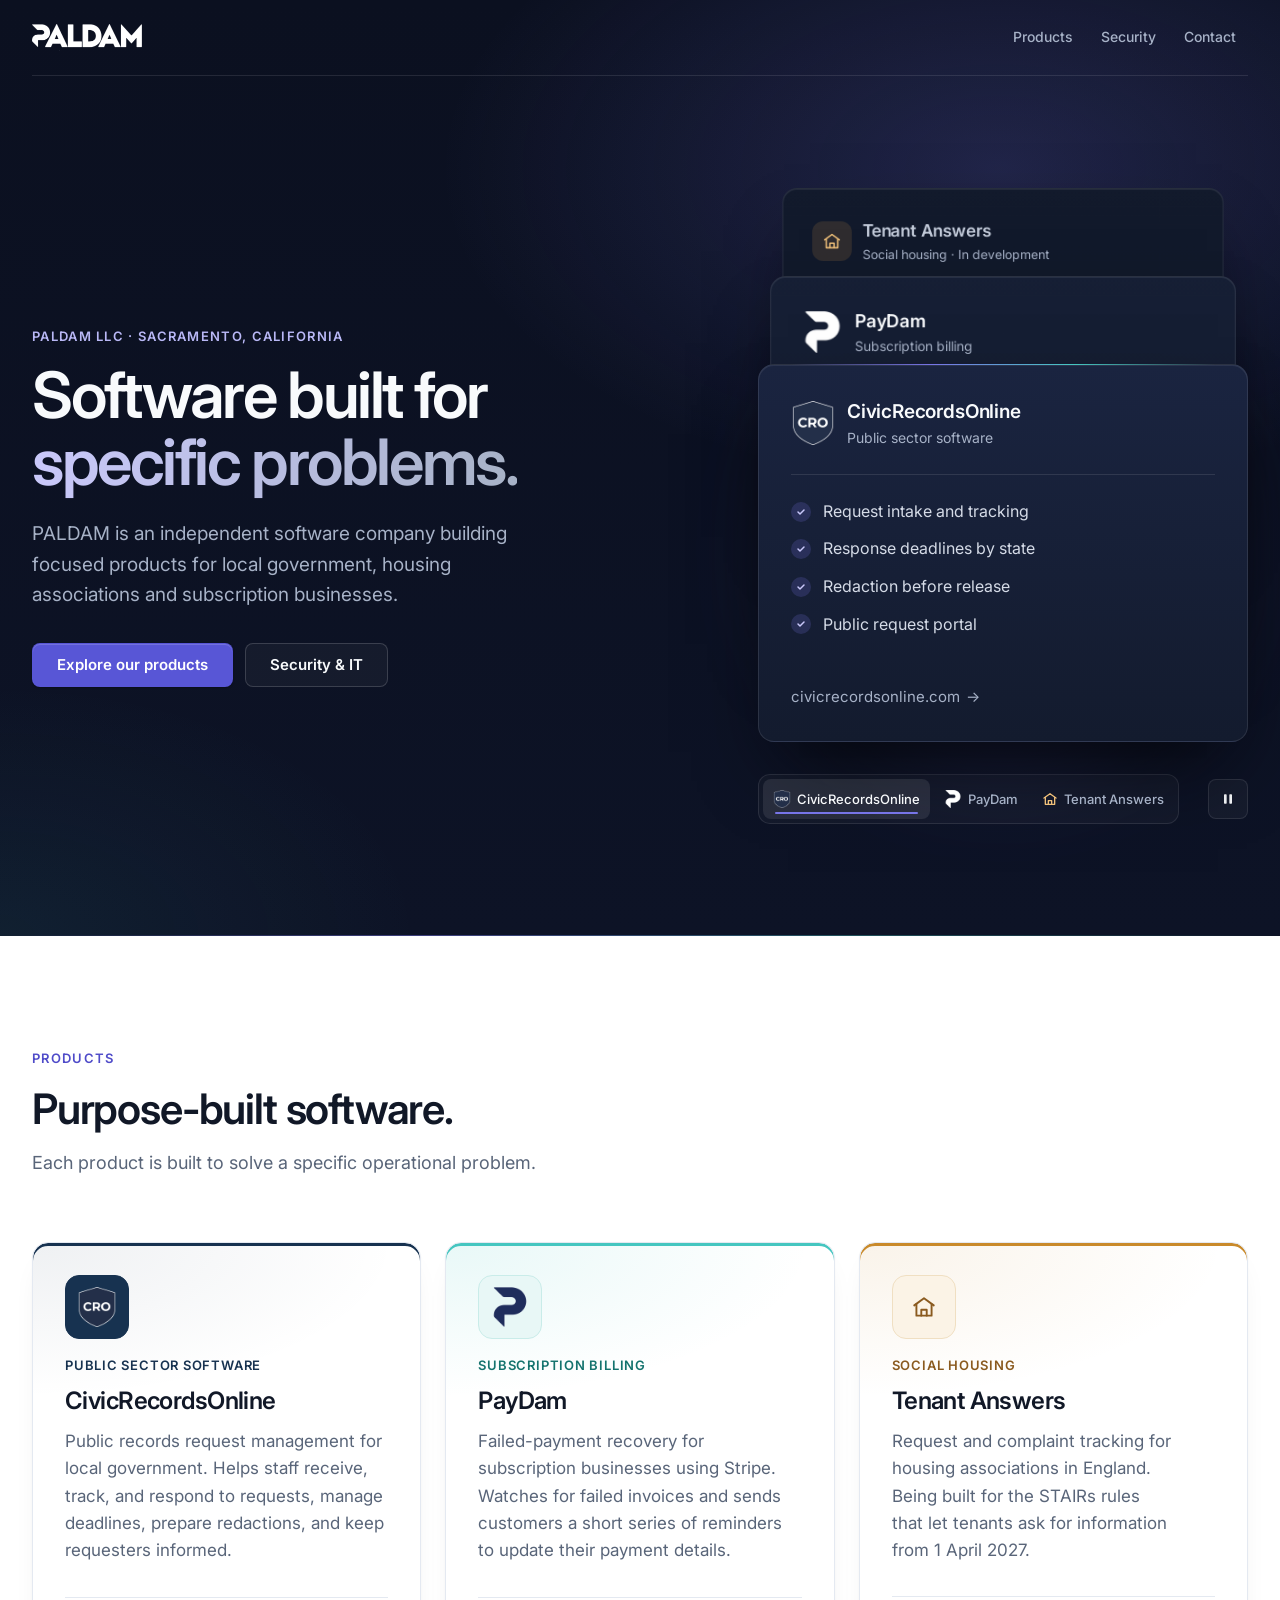
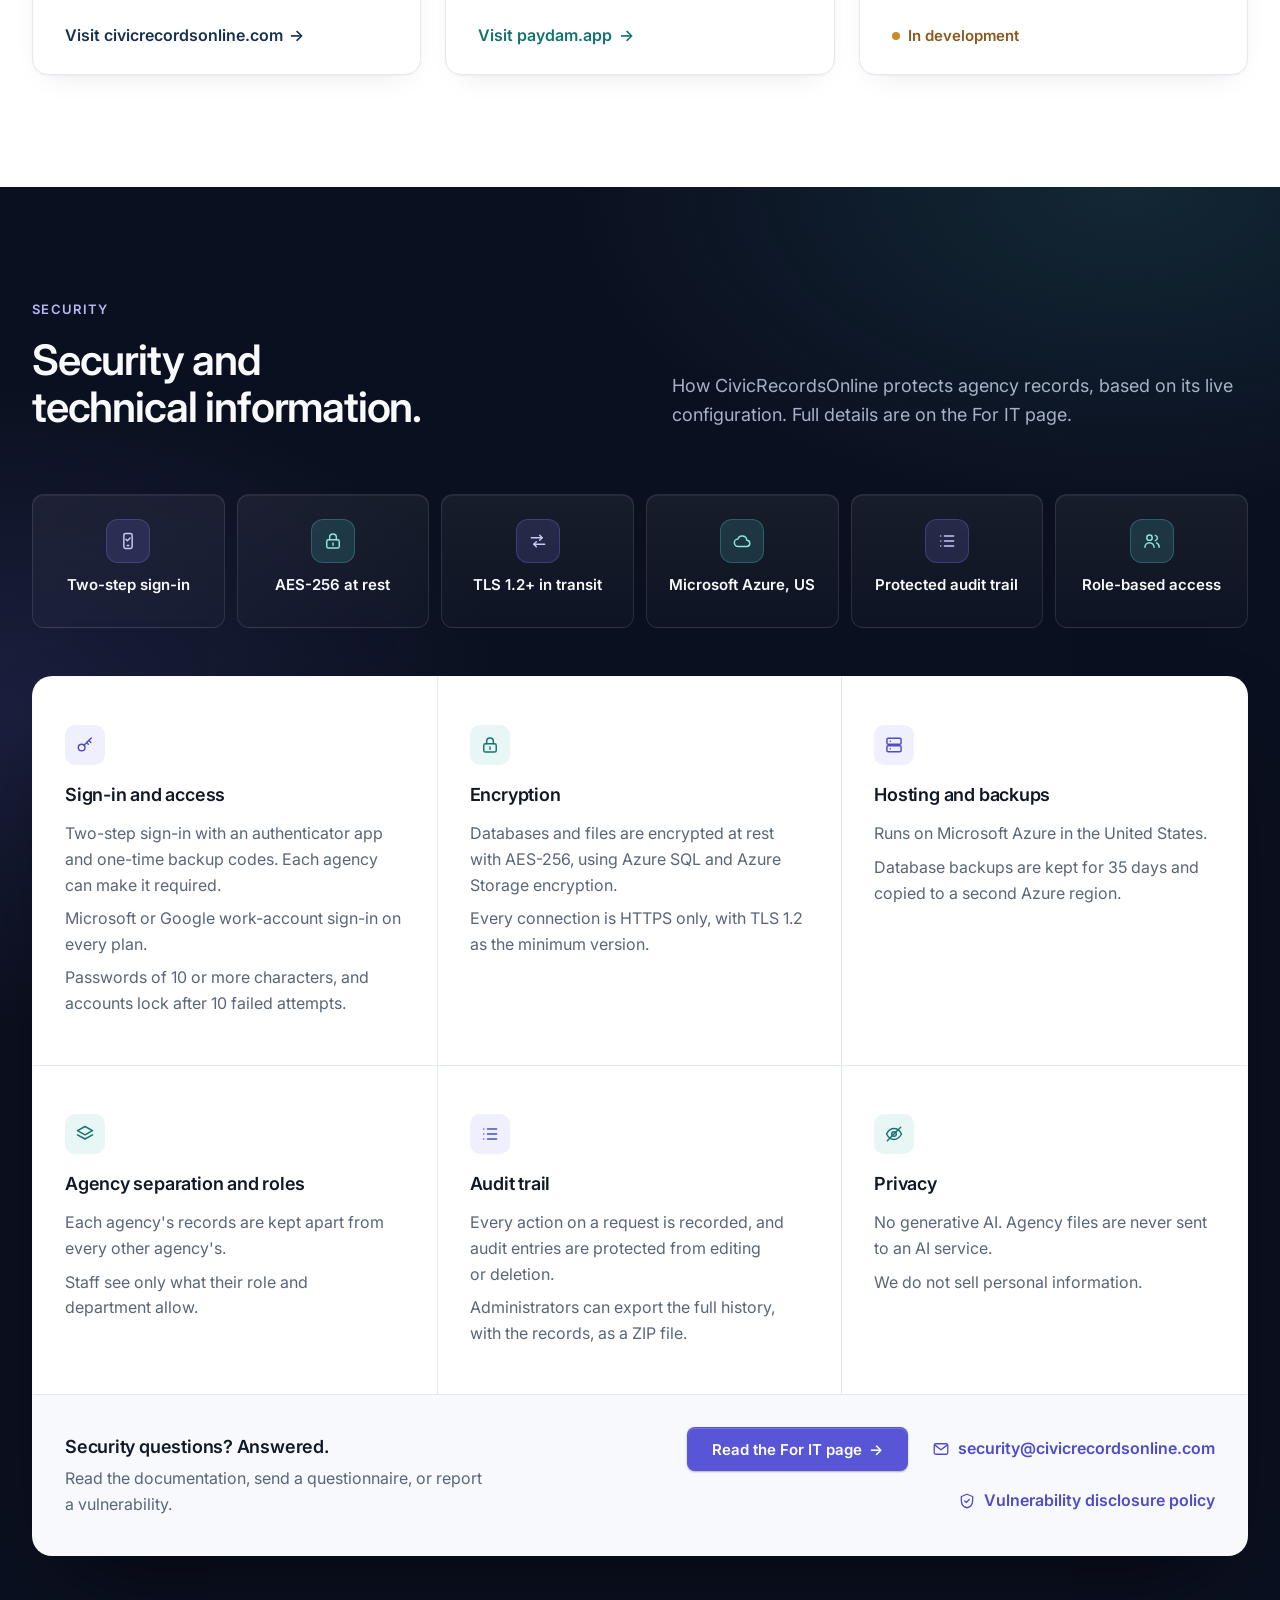
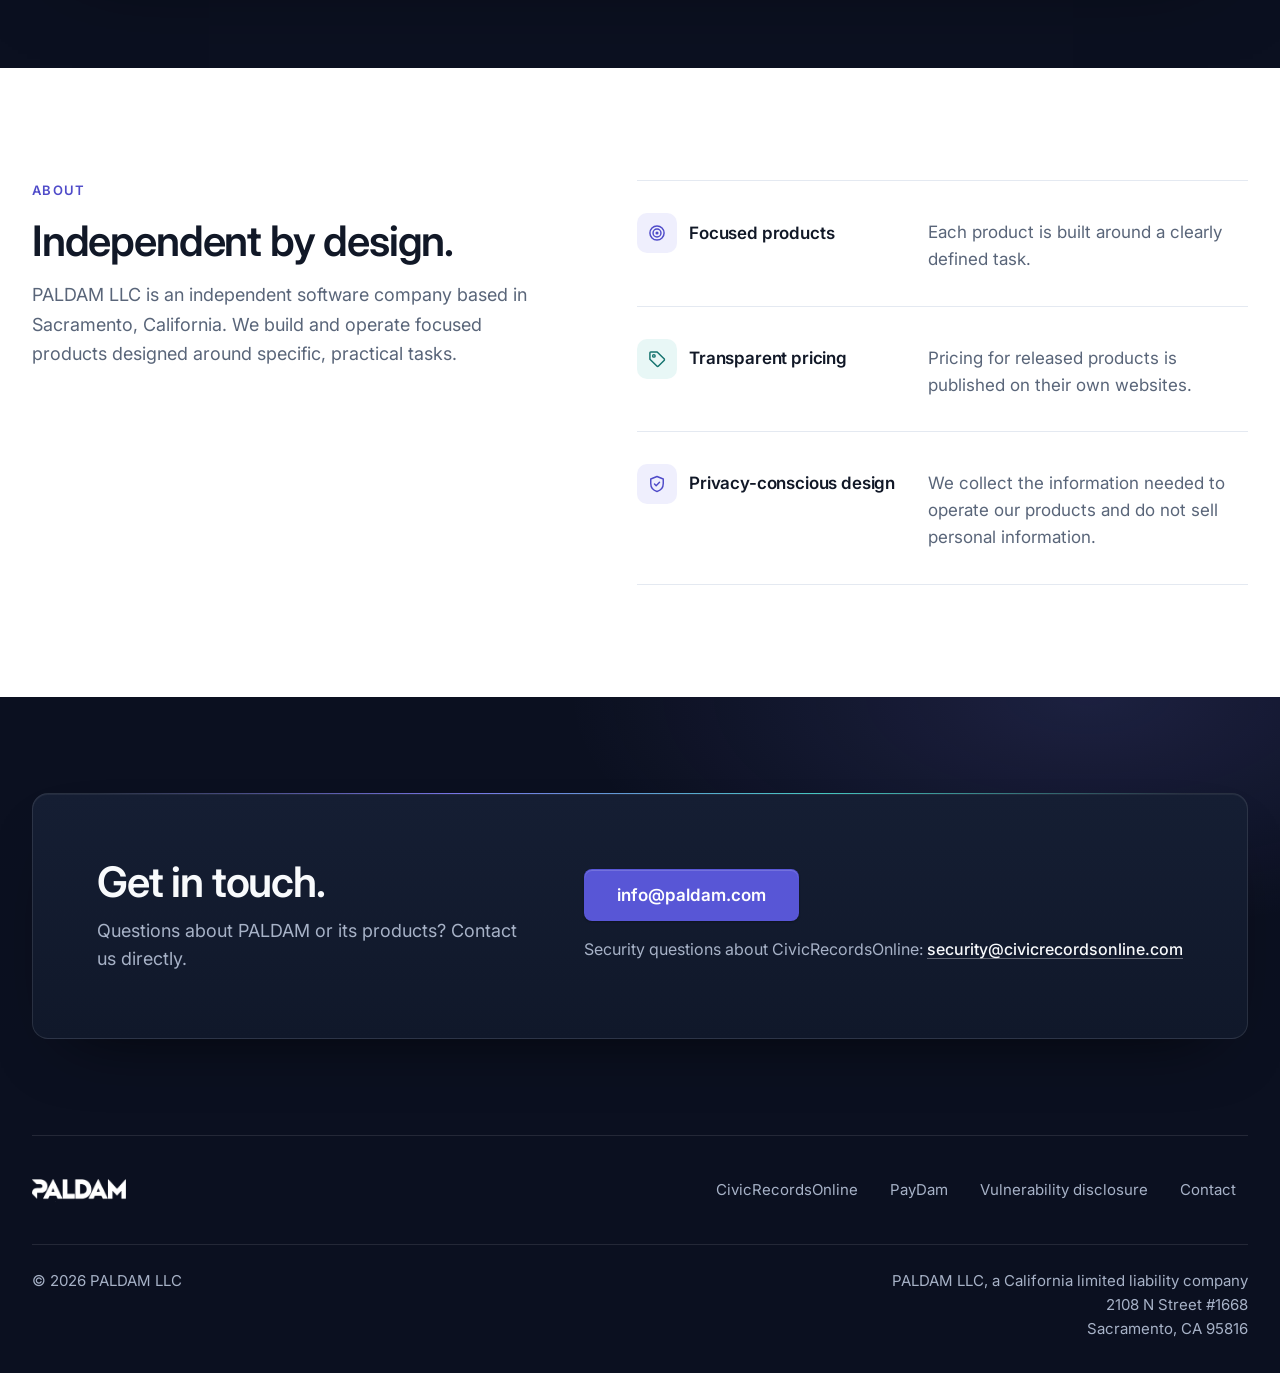
<file: index.html>
<!DOCTYPE html>
<html lang="en">
<head>
    <meta charset="UTF-8" />
    <meta name="viewport" content="width=device-width, initial-scale=1.0" />
    <title>PALDAM LLC — Focused software for local government and subscription businesses</title>
    <meta name="description" content="PALDAM LLC is an independent software company in Sacramento, California. It builds CivicRecordsOnline, public records request software for local government, and PayDam, failed-payment recovery for subscription businesses using Stripe. Tenant Answers, for housing associations in England, is in development." />
    <meta name="robots" content="index, follow" />
    <meta name="theme-color" content="#0b1020" />
    <link rel="canonical" href="https://paldam.com/" />

    <meta property="og:type" content="website" />
    <meta property="og:url" content="https://paldam.com/" />
    <meta property="og:title" content="PALDAM LLC — Focused software for local government and subscription businesses" />
    <meta property="og:description" content="PALDAM LLC is an independent software company in Sacramento, California. It builds CivicRecordsOnline, public records request software for local government, and PayDam, failed-payment recovery for subscription businesses using Stripe. Tenant Answers, for housing associations in England, is in development." />
    <meta property="og:site_name" content="PALDAM" />
    <meta property="og:locale" content="en_US" />

    <meta name="twitter:card" content="summary" />
    <meta name="twitter:title" content="PALDAM LLC — Focused software for local government and subscription businesses" />
    <meta name="twitter:description" content="PALDAM LLC is an independent software company in Sacramento, California. It builds CivicRecordsOnline, public records request software for local government, and PayDam, failed-payment recovery for subscription businesses using Stripe. Tenant Answers, for housing associations in England, is in development." />

    <script type="application/ld+json">
    {
        "@context": "https://schema.org",
        "@type": "Organization",
        "name": "PALDAM",
        "legalName": "PALDAM LLC",
        "url": "https://paldam.com",
        "email": "info@paldam.com",
        "description": "PALDAM LLC is an independent software company in Sacramento, California. It builds CivicRecordsOnline, public records request software for local government, and PayDam, failed-payment recovery for subscription businesses.",
        "foundingDate": "2026",
        "sameAs": []
    }
    </script>

    <script type="application/ld+json">
    {
        "@context": "https://schema.org",
        "@type": "WebSite",
        "name": "PALDAM",
        "url": "https://paldam.com"
    }
    </script>

    <script type="application/ld+json">
    {
        "@context": "https://schema.org",
        "@type": "SoftwareApplication",
        "name": "CivicRecordsOnline",
        "url": "https://www.civicrecordsonline.com",
        "applicationCategory": "BusinessApplication",
        "operatingSystem": "Web",
        "description": "Public records request management for local government. Helps staff receive, track and respond to requests, manage deadlines, prepare redactions and keep requesters informed.",
        "offers": {
            "@type": "Offer",
            "description": "Free trial for government agencies. Monthly subscription tiers from $99 to $499 per month, with redaction and the public portal included in every tier."
        }
    }
    </script>

    <script type="application/ld+json">
    {
        "@context": "https://schema.org",
        "@type": "SoftwareApplication",
        "name": "PayDam",
        "url": "https://paydam.app",
        "applicationCategory": "BusinessApplication",
        "operatingSystem": "Web",
        "description": "Failed-payment recovery for subscription businesses using Stripe. PayDam watches a connected Stripe account for failed invoices and emails customers a short series of reminders to update their payment details."
    }
    </script>

    <link rel="preconnect" href="https://fonts.googleapis.com" />
    <link rel="preconnect" href="https://fonts.gstatic.com" crossorigin />
    <link href="https://fonts.googleapis.com/css2?family=Inter:wght@400;500;600;700&display=swap" rel="stylesheet" />
    <link rel="stylesheet" href="/css/style.css?v=20261101c" />
    <link rel="icon" type="image/png" href="/favicon.png" />
    <script async src="https://www.googletagmanager.com/gtag/js?id=G-RNQLX96MKZ"></script>
    <script src="/js/analytics.js?v=20261101c"></script>
    <script src="/js/deck.js?v=20261101c" defer></script>
    <script src="/js/interact.js?v=20261101c" defer></script>
</head>
<body>

<a href="#main" class="skip-link">Skip to main content</a>

<header class="site-header">
    <div class="container header-inner">
        <a href="/" class="logo">
            <img src="/img/paldam-wordmark-white.png" alt="PALDAM" width="110" height="27" />
        </a>
        <nav aria-label="Main">
            <ul class="nav">
                <li><a href="#products">Products</a></li>
                <li><a href="#security">Security</a></li>
                <li><a href="#contact">Contact</a></li>
            </ul>
        </nav>
    </div>
</header>

<main id="main">
<section class="hero" aria-labelledby="hero-title">
    <div class="container hero-inner">
        <div class="hero-copy">
            <p class="eyebrow eyebrow-dark">PALDAM LLC · Sacramento, California</p>
            <h1 id="hero-title">Software built for <span class="hero-soft">specific problems.</span></h1>
            <p class="hero-lede">
                PALDAM is an independent software company building focused
                products for local government, housing associations and
                subscription businesses.
            </p>
            <div class="hero-actions">
                <a href="#products" class="btn btn-primary">Explore our products</a>
                <a href="#security" class="btn btn-ghost">Security &amp; IT</a>
            </div>
        </div>

        <section class="hero-visual carousel" aria-roledescription="carousel" aria-label="PALDAM products">
            <div class="deck" id="deck-slides" aria-live="off">
                <article class="panel" data-pos="0" data-brand="cro" role="group" aria-roledescription="slide" aria-label="1 of 3: CivicRecordsOnline">
                    <div class="panel-head">
                        <img src="/img/cro-mark.png" alt="" width="44" height="44" class="panel-mark" />
                        <div>
                            <p class="panel-name">CivicRecordsOnline</p>
                            <p class="panel-cat">Public sector software</p>
                        </div>
                    </div>
                    <div class="panel-body">
                        <ul class="panel-list">
                            <li>Request intake and tracking</li>
                            <li>Response deadlines by state</li>
                            <li>Redaction before release</li>
                            <li>Public request portal</li>
                        </ul>
                        <a href="https://www.civicrecordsonline.com" class="panel-foot">civicrecordsonline.com<span class="arrow" aria-hidden="true">&rarr;</span></a>
                    </div>
                </article>
                <article class="panel" data-pos="1" data-brand="paydam" role="group" aria-roledescription="slide" aria-label="2 of 3: PayDam" aria-hidden="true">
                    <div class="panel-head">
                        <img src="/img/paydam-mark-white.png" alt="" width="44" height="44" class="panel-mark" />
                        <div>
                            <p class="panel-name">PayDam</p>
                            <p class="panel-cat">Subscription billing</p>
                        </div>
                    </div>
                    <div class="panel-body">
                        <ul class="panel-list">
                            <li>Connects to your Stripe account</li>
                            <li>Spots failed invoices</li>
                            <li>Emails customers to update payment details</li>
                            <li>Works alongside Stripe's own retries</li>
                        </ul>
                        <a href="https://paydam.app" class="panel-foot" tabindex="-1">paydam.app<span class="arrow" aria-hidden="true">&rarr;</span></a>
                    </div>
                </article>
                <article class="panel" data-pos="2" data-brand="ta" role="group" aria-roledescription="slide" aria-label="3 of 3: Tenant Answers" aria-hidden="true">
                    <div class="panel-head">
                        <span class="panel-icon"><svg viewBox="0 0 24 24" width="22" height="22" fill="none" stroke="currentColor" stroke-width="1.75" stroke-linecap="round" stroke-linejoin="round"><path d="M3 10.5 12 4l9 6.5"/><path d="M5 9.5V20h14V9.5"/><path d="M9.5 20v-5.5h5V20"/></svg></span>
                        <div>
                            <p class="panel-name">Tenant Answers</p>
                            <p class="panel-cat">Social housing &middot; In development</p>
                        </div>
                    </div>
                    <div class="panel-body">
                        <ul class="panel-list panel-list-planned">
                            <li>STAIRs information requests</li>
                            <li>Complaint Handling Code deadlines</li>
                            <li>Subject access request deadlines</li>
                            <li>Working days counted with bank holidays</li>
                        </ul>
                        <p class="panel-foot panel-foot-status">Being built for 1&nbsp;April&nbsp;2027</p>
                    </div>
                </article>
            </div>
            <div class="deck-controls">
                <div class="deck-tabs" role="group" aria-label="Choose a product" aria-controls="deck-slides">
                    <button type="button" class="deck-tab" data-brand="cro" data-index="0" aria-pressed="true"><img src="/img/cro-mark.png" alt="" width="18" height="18" />CivicRecordsOnline</button>
                    <button type="button" class="deck-tab" data-brand="paydam" data-index="1" aria-pressed="false"><img src="/img/paydam-mark-white.png" alt="" width="18" height="18" />PayDam</button>
                    <button type="button" class="deck-tab" data-brand="ta" data-index="2" aria-pressed="false"><span class="deck-tab-icon" aria-hidden="true"><svg viewBox="0 0 24 24" width="16" height="16" fill="none" stroke="currentColor" stroke-width="2" stroke-linecap="round" stroke-linejoin="round"><path d="M3 10.5 12 4l9 6.5"/><path d="M5 9.5V20h14V9.5"/><path d="M9.5 20v-5.5h5V20"/></svg></span>Tenant Answers</button>
                </div>
                <button type="button" class="deck-pause" aria-label="Pause automatic rotation">
                    <svg class="icon-pause" viewBox="0 0 24 24" width="16" height="16" fill="currentColor" aria-hidden="true"><rect x="6" y="5" width="4" height="14" rx="1"/><rect x="14" y="5" width="4" height="14" rx="1"/></svg>
                    <svg class="icon-play" viewBox="0 0 24 24" width="16" height="16" fill="currentColor" aria-hidden="true"><path d="M8 5.5v13a1 1 0 0 0 1.5.86l10.5-6.5a1 1 0 0 0 0-1.72L9.5 4.64A1 1 0 0 0 8 5.5z"/></svg>
                </button>
            </div>
        </section>
    </div>
</section>

<section class="section section-white" id="products" aria-labelledby="products-title">
    <div class="container">
        <div class="section-head">
            <p class="eyebrow">Products</p>
            <h2 id="products-title">Purpose-built software.</h2>
            <p class="section-lede">Each product is built to solve a specific operational problem.</p>
        </div>

        <div class="products" data-reveal>
            <article class="product product-cro">
                <div class="product-top">
                    <span class="product-logo"><img src="/img/cro-mark.png" alt="" width="40" height="40" /></span>
                    <p class="product-cat">Public sector software</p>
                </div>
                <h3 class="product-name">CivicRecordsOnline</h3>
                <p class="product-text">
                    Public records request management for local government.
                    Helps staff receive, track, and respond to requests, manage
                    deadlines, prepare redactions, and keep requesters informed.
                </p>
                <div class="product-foot">
                    <a href="https://www.civicrecordsonline.com" class="product-link">Visit civicrecordsonline.com<span class="arrow" aria-hidden="true">&rarr;</span></a>
                </div>
            </article>

            <article class="product product-paydam">
                <div class="product-top">
                    <span class="product-logo"><img src="/img/paydam-mark.png" alt="" width="40" height="40" /></span>
                    <p class="product-cat">Subscription billing</p>
                </div>
                <h3 class="product-name">PayDam</h3>
                <p class="product-text">
                    Failed-payment recovery for subscription businesses using
                    Stripe. Watches for failed invoices and sends customers a
                    short series of reminders to update their payment details.
                </p>
                <div class="product-foot">
                    <a href="https://paydam.app" class="product-link">Visit paydam.app<span class="arrow" aria-hidden="true">&rarr;</span></a>
                </div>
            </article>

            <article class="product product-static product-ta">
                <div class="product-top">
                    <span class="product-logo product-logo-icon" aria-hidden="true">
                        <svg viewBox="0 0 24 24" width="26" height="26" fill="none" stroke="currentColor" stroke-width="1.75" stroke-linecap="round" stroke-linejoin="round"><path d="M3 10.5 12 4l9 6.5"/><path d="M5 9.5V20h14V9.5"/><path d="M9.5 20v-5.5h5V20"/></svg>
                    </span>
                    <p class="product-cat">Social housing</p>
                </div>
                <h3 class="product-name">Tenant Answers</h3>
                <p class="product-text">
                    Request and complaint tracking for housing associations in
                    England. Being built for the STAIRs rules that let tenants
                    ask for information from 1&nbsp;April&nbsp;2027.
                </p>
                <div class="product-foot">
                    <p class="product-status">In development</p>
                </div>
            </article>
        </div>
    </div>
</section>

<section class="section section-dark" id="security" aria-labelledby="security-title">
    <div class="container">
        <div class="section-head section-head-split">
            <div>
                <p class="eyebrow eyebrow-dark">Security</p>
                <h2 id="security-title">Security and technical information.</h2>
            </div>
            <p class="section-lede">
                How CivicRecordsOnline protects agency records, based on its
                live configuration. Full details are on the For IT page.
            </p>
        </div>

        <ul class="badges" aria-label="Security at a glance" data-reveal>
                <li><a class="badge" href="#sec-signin"><span class="badge-icon" aria-hidden="true"><svg viewBox="0 0 24 24" width="20" height="20" fill="none" stroke="currentColor" stroke-width="1.75" stroke-linecap="round" stroke-linejoin="round"><rect x="7" y="3" width="10" height="18" rx="2"/><path d="M11 17.5h2"/><path d="m9.5 10 1.8 1.8 3.2-3.3"/></svg></span>Two-step sign-in<span class="badge-go" aria-hidden="true"><svg viewBox="0 0 24 24" width="16" height="16" fill="none" stroke="currentColor" stroke-width="2" stroke-linecap="round" stroke-linejoin="round"><path d="M12 5v14"/><path d="m6 13 6 6 6-6"/></svg></span></a></li>
                <li><a class="badge" href="#sec-encryption"><span class="badge-icon" aria-hidden="true"><svg viewBox="0 0 24 24" width="20" height="20" fill="none" stroke="currentColor" stroke-width="1.75" stroke-linecap="round" stroke-linejoin="round"><rect x="4.5" y="10.5" width="15" height="10" rx="2"/><path d="M8 10.5V7.5a4 4 0 0 1 8 0v3"/><path d="M12 14.5v2.5"/></svg></span>AES-256 at rest<span class="badge-go" aria-hidden="true"><svg viewBox="0 0 24 24" width="16" height="16" fill="none" stroke="currentColor" stroke-width="2" stroke-linecap="round" stroke-linejoin="round"><path d="M12 5v14"/><path d="m6 13 6 6 6-6"/></svg></span></a></li>
                <li><a class="badge" href="#sec-encryption"><span class="badge-icon" aria-hidden="true"><svg viewBox="0 0 24 24" width="20" height="20" fill="none" stroke="currentColor" stroke-width="1.75" stroke-linecap="round" stroke-linejoin="round"><path d="M4 8h13"/><path d="m14 5 3 3-3 3"/><path d="M20 16H7"/><path d="m10 13-3 3 3 3"/></svg></span>TLS 1.2+ in transit<span class="badge-go" aria-hidden="true"><svg viewBox="0 0 24 24" width="16" height="16" fill="none" stroke="currentColor" stroke-width="2" stroke-linecap="round" stroke-linejoin="round"><path d="M12 5v14"/><path d="m6 13 6 6 6-6"/></svg></span></a></li>
                <li><a class="badge" href="#sec-hosting"><span class="badge-icon" aria-hidden="true"><svg viewBox="0 0 24 24" width="20" height="20" fill="none" stroke="currentColor" stroke-width="1.75" stroke-linecap="round" stroke-linejoin="round"><path d="M7.5 18.5a4.5 4.5 0 0 1-.4-9 5.5 5.5 0 0 1 10.6 1.5 3.75 3.75 0 0 1-.2 7.5z"/></svg></span>Microsoft Azure, US<span class="badge-go" aria-hidden="true"><svg viewBox="0 0 24 24" width="16" height="16" fill="none" stroke="currentColor" stroke-width="2" stroke-linecap="round" stroke-linejoin="round"><path d="M12 5v14"/><path d="m6 13 6 6 6-6"/></svg></span></a></li>
                <li><a class="badge" href="#sec-audit"><span class="badge-icon" aria-hidden="true"><svg viewBox="0 0 24 24" width="20" height="20" fill="none" stroke="currentColor" stroke-width="1.75" stroke-linecap="round" stroke-linejoin="round"><path d="M9 6h11"/><path d="M9 12h11"/><path d="M9 18h11"/><path d="M4.5 6h.01"/><path d="M4.5 12h.01"/><path d="M4.5 18h.01"/></svg></span>Protected audit trail<span class="badge-go" aria-hidden="true"><svg viewBox="0 0 24 24" width="16" height="16" fill="none" stroke="currentColor" stroke-width="2" stroke-linecap="round" stroke-linejoin="round"><path d="M12 5v14"/><path d="m6 13 6 6 6-6"/></svg></span></a></li>
                <li><a class="badge" href="#sec-roles"><span class="badge-icon" aria-hidden="true"><svg viewBox="0 0 24 24" width="20" height="20" fill="none" stroke="currentColor" stroke-width="1.75" stroke-linecap="round" stroke-linejoin="round"><circle cx="9" cy="8" r="3.25"/><path d="M3.5 19.5a5.5 5.5 0 0 1 11 0"/><path d="M16 5.2a3.25 3.25 0 0 1 0 6.3"/><path d="M17.5 14.2a5.5 5.5 0 0 1 3 5.3"/></svg></span>Role-based access<span class="badge-go" aria-hidden="true"><svg viewBox="0 0 24 24" width="16" height="16" fill="none" stroke="currentColor" stroke-width="2" stroke-linecap="round" stroke-linejoin="round"><path d="M12 5v14"/><path d="m6 13 6 6 6-6"/></svg></span></a></li>
        </ul>

        <div class="sec-card">
            <div class="sec-grid" data-reveal>
                <article class="sec-cell" id="sec-signin">
                    <span class="sec-cell-icon" aria-hidden="true"><svg viewBox="0 0 24 24" width="20" height="20" fill="none" stroke="currentColor" stroke-width="1.75" stroke-linecap="round" stroke-linejoin="round"><circle cx="8" cy="15" r="4"/><path d="m10.8 12.2 8.7-8.7"/><path d="m16.5 6.5 2.5 2.5"/><path d="m14 9 2 2"/></svg></span>
                    <h3 class="sec-cell-title">Sign-in and access</h3>
                    <p>Two-step sign-in with an authenticator app and one-time backup codes. Each agency can make it required.</p>
                    <p>Microsoft or Google work-account sign-in on every plan.</p>
                    <p>Passwords of 10 or more characters, and accounts lock after 10 failed attempts.</p>
                </article>
                <article class="sec-cell" id="sec-encryption">
                    <span class="sec-cell-icon" aria-hidden="true"><svg viewBox="0 0 24 24" width="20" height="20" fill="none" stroke="currentColor" stroke-width="1.75" stroke-linecap="round" stroke-linejoin="round"><rect x="4.5" y="10.5" width="15" height="10" rx="2"/><path d="M8 10.5V7.5a4 4 0 0 1 8 0v3"/><path d="M12 14.5v2.5"/></svg></span>
                    <h3 class="sec-cell-title">Encryption</h3>
                    <p>Databases and files are encrypted at rest with AES-256, using Azure SQL and Azure Storage encryption.</p>
                    <p>Every connection is HTTPS only, with TLS 1.2 as the minimum version.</p>
                </article>
                <article class="sec-cell" id="sec-hosting">
                    <span class="sec-cell-icon" aria-hidden="true"><svg viewBox="0 0 24 24" width="20" height="20" fill="none" stroke="currentColor" stroke-width="1.75" stroke-linecap="round" stroke-linejoin="round"><rect x="3.5" y="4" width="17" height="7" rx="1.5"/><rect x="3.5" y="13" width="17" height="7" rx="1.5"/><path d="M7.5 7.5h.01"/><path d="M7.5 16.5h.01"/></svg></span>
                    <h3 class="sec-cell-title">Hosting and backups</h3>
                    <p>Runs on Microsoft Azure in the United States.</p>
                    <p>Database backups are kept for 35 days and copied to a second Azure region.</p>
                </article>
                <article class="sec-cell" id="sec-roles">
                    <span class="sec-cell-icon" aria-hidden="true"><svg viewBox="0 0 24 24" width="20" height="20" fill="none" stroke="currentColor" stroke-width="1.75" stroke-linecap="round" stroke-linejoin="round"><path d="m12 3 9 5-9 5-9-5z"/><path d="m3 13 9 5 9-5"/></svg></span>
                    <h3 class="sec-cell-title">Agency separation and roles</h3>
                    <p>Each agency's records are kept apart from every other agency's.</p>
                    <p>Staff see only what their role and department allow.</p>
                </article>
                <article class="sec-cell" id="sec-audit">
                    <span class="sec-cell-icon" aria-hidden="true"><svg viewBox="0 0 24 24" width="20" height="20" fill="none" stroke="currentColor" stroke-width="1.75" stroke-linecap="round" stroke-linejoin="round"><path d="M9 6h11"/><path d="M9 12h11"/><path d="M9 18h11"/><path d="M4.5 6h.01"/><path d="M4.5 12h.01"/><path d="M4.5 18h.01"/></svg></span>
                    <h3 class="sec-cell-title">Audit trail</h3>
                    <p>Every action on a request is recorded, and audit entries are protected from editing or deletion.</p>
                    <p>Administrators can export the full history, with the records, as a ZIP file.</p>
                </article>
                <article class="sec-cell" id="sec-privacy">
                    <span class="sec-cell-icon" aria-hidden="true"><svg viewBox="0 0 24 24" width="20" height="20" fill="none" stroke="currentColor" stroke-width="1.75" stroke-linecap="round" stroke-linejoin="round"><path d="M3 12s3.5-6.5 9-6.5 9 6.5 9 6.5-3.5 6.5-9 6.5S3 12 3 12z"/><circle cx="12" cy="12" r="2.75"/><path d="M4 20 20 4"/></svg></span>
                    <h3 class="sec-cell-title">Privacy</h3>
                    <p>No generative AI. Agency files are never sent to an AI service.</p>
                    <p>We do not sell personal information.</p>
                </article>
            </div>
            <div class="sec-foot">
                <div class="sec-foot-copy">
                    <h3 class="sec-foot-title">Security questions? Answered.</h3>
                    <p>Read the documentation, send a questionnaire, or report a vulnerability.</p>
                </div>
                <div class="sec-foot-actions">
                    <a href="https://www.civicrecordsonline.com/for-it" class="btn btn-primary">Read the For IT page<span class="arrow" aria-hidden="true">&rarr;</span></a>
                    <a href="mailto:security@civicrecordsonline.com" class="sec-foot-link"><span class="sec-foot-link-icon" aria-hidden="true"><svg viewBox="0 0 24 24" width="18" height="18" fill="none" stroke="currentColor" stroke-width="1.75" stroke-linecap="round" stroke-linejoin="round"><rect x="3" y="5" width="18" height="14" rx="2"/><path d="m3.5 6.5 8.5 6.5 8.5-6.5"/></svg></span>security@civicrecordsonline.com</a>
                    <a href="https://www.civicrecordsonline.com/security" class="sec-foot-link"><span class="sec-foot-link-icon" aria-hidden="true"><svg viewBox="0 0 24 24" width="18" height="18" fill="none" stroke="currentColor" stroke-width="1.75" stroke-linecap="round" stroke-linejoin="round"><path d="M12 3 4.5 6v5.5c0 4.6 3.2 8.3 7.5 9.5 4.3-1.2 7.5-4.9 7.5-9.5V6z"/><path d="m9 12 2 2 4-4"/></svg></span>Vulnerability disclosure policy</a>
                </div>
            </div>
        </div>
    </div>
</section>

<section class="section section-white" id="about" aria-labelledby="about-title">
    <div class="container about">
        <div class="about-intro">
            <p class="eyebrow">About</p>
            <h2 id="about-title">Independent by design.</h2>
            <p class="section-lede">
                PALDAM LLC is an independent software company based in
                Sacramento, California. We build and operate focused products
                designed around specific, practical tasks.
            </p>
        </div>
        <dl class="principles" data-reveal>
            <div class="principle">
                <dt><span class="principle-icon" aria-hidden="true"><svg viewBox="0 0 24 24" width="20" height="20" fill="none" stroke="currentColor" stroke-width="1.75" stroke-linecap="round" stroke-linejoin="round"><circle cx="12" cy="12" r="8.5"/><circle cx="12" cy="12" r="4.75"/><circle cx="12" cy="12" r="1"/></svg></span><span>Focused products</span></dt>
                <dd>Each product is built around a clearly defined task.</dd>
            </div>
            <div class="principle">
                <dt><span class="principle-icon" aria-hidden="true"><svg viewBox="0 0 24 24" width="20" height="20" fill="none" stroke="currentColor" stroke-width="1.75" stroke-linecap="round" stroke-linejoin="round"><path d="M3.5 12.2V4.5a1 1 0 0 1 1-1h7.7l8.3 8.3a1.4 1.4 0 0 1 0 2l-6.7 6.7a1.4 1.4 0 0 1-2 0z"/><circle cx="8.25" cy="8.25" r="1.5"/></svg></span><span>Transparent pricing</span></dt>
                <dd>Pricing for released products is published on their own websites.</dd>
            </div>
            <div class="principle">
                <dt><span class="principle-icon" aria-hidden="true"><svg viewBox="0 0 24 24" width="20" height="20" fill="none" stroke="currentColor" stroke-width="1.75" stroke-linecap="round" stroke-linejoin="round"><path d="M12 3 4.5 6v5.5c0 4.6 3.2 8.3 7.5 9.5 4.3-1.2 7.5-4.9 7.5-9.5V6z"/><path d="m9 12 2 2 4-4"/></svg></span><span>Privacy-conscious design</span></dt>
                <dd>We collect the information needed to operate our products and do not sell personal information.</dd>
            </div>
        </dl>
    </div>
</section>

<section class="closing" id="contact" aria-labelledby="contact-title">
    <div class="container contact">
        <div class="contact-copy">
            <h2 id="contact-title">Get in touch.</h2>
            <p>Questions about PALDAM or its products? Contact us directly.</p>
        </div>
        <div class="contact-actions">
            <a href="mailto:info@paldam.com" class="btn btn-primary btn-lg">info@paldam.com</a>
            <p class="contact-note">
                Security questions about CivicRecordsOnline:
                <a href="mailto:security@civicrecordsonline.com">security@civicrecordsonline.com</a>
            </p>
        </div>
    </div>
</section>
</main>

<footer class="site-footer">
    <div class="container footer-top">
        <a href="/" class="logo logo-footer">
            <img src="/img/paldam-wordmark-white.png" alt="PALDAM" width="94" height="23" />
        </a>
        <nav aria-label="Footer">
            <ul class="footer-nav">
                <li><a href="https://www.civicrecordsonline.com">CivicRecordsOnline</a></li>
                <li><a href="https://paydam.app">PayDam</a></li>
                <li><a href="https://www.civicrecordsonline.com/security">Vulnerability disclosure</a></li>
                <li><a href="mailto:info@paldam.com">Contact</a></li>
            </ul>
        </nav>
    </div>
    <div class="container footer-bottom">
        <p>&copy; 2026 PALDAM LLC</p>
        <p class="footer-address">
            PALDAM LLC, a California limited liability company<br />
            2108 N Street #1668<br />
            Sacramento, CA 95816
        </p>
    </div>
</footer>

</body>
</html>
</file>
<file: css/style.css>
*, *::before, *::after { box-sizing: border-box; margin: 0; padding: 0; }

:root {
    --bg:            #0b1020;
    --surface:       #121a2b;
    --surface-hover: #182238;
    --white:         #ffffff;
    --light:         #f7f9fc;
    --text:          #111827;
    --text-light:    #f8fafc;
    --muted-light:   #a7b2c7;
    --muted:         #596579;
    --accent:        #7775e7;
    --accent-strong: #5856d6;
    --accent-ink:    #4f4bc9;
    --accent-tint:   #efeffd;
    --cyan:          #45c6c0;
    --cyan-ink:      #14736e;
    --cyan-tint:     #e8f7f6;
    --border-dark:   rgba(255, 255, 255, .10);
    --border-light:  #e4e9f1;

    --s-1: 4px;
    --s-2: 8px;
    --s-3: 12px;
    --s-4: 16px;
    --s-5: 24px;
    --s-6: 32px;
    --s-7: 48px;
    --s-8: 64px;
    --s-9: 96px;
    --s-10: 112px;

    --radius-sm: 8px;
    --radius:    12px;
    --radius-lg: 16px;
    --ease:      cubic-bezier(.2, .7, .2, 1);
    --fast:      180ms;
}

html {
    scroll-behavior: smooth;
    -webkit-text-size-adjust: 100%;
}

body {
    font-family: 'Inter', 'Segoe UI', system-ui, -apple-system, sans-serif;
    font-size: 1.0625rem;
    line-height: 1.6;
    color: var(--text);
    background: var(--white);
    -webkit-font-smoothing: antialiased;
    -moz-osx-font-smoothing: grayscale;
}

img, svg { display: block; }
a { color: inherit; }

h1, h2, h3 { text-wrap: balance; }
p { text-wrap: pretty; }

.container {
    width: min(1240px, 100% - 2 * var(--s-6));
    margin-inline: auto;
}

.skip-link {
    position: absolute;
    left: -9999px;
    top: var(--s-3);
    z-index: 100;
    padding: var(--s-2) var(--s-4);
    border-radius: var(--radius-sm);
    background: var(--white);
    color: var(--text);
    font-weight: 600;
    text-decoration: none;
}
.skip-link:focus { left: var(--s-3); }

a:focus-visible {
    outline: 2px solid var(--accent-ink);
    outline-offset: 3px;
    border-radius: 4px;
}
.hero a:focus-visible,
.site-header a:focus-visible,
.closing a:focus-visible,
.site-footer a:focus-visible {
    outline-color: var(--accent);
}

.eyebrow {
    font-size: .8125rem;
    font-weight: 600;
    letter-spacing: .1em;
    text-transform: uppercase;
    color: var(--accent-ink);
    margin-bottom: var(--s-4);
}
.eyebrow-dark { color: #b9b8f6; }

h2 {
    font-size: clamp(2rem, 3.4vw, 2.625rem);
    font-weight: 600;
    line-height: 1.12;
    letter-spacing: -.028em;
    color: var(--text);
}

.btn {
    display: inline-flex;
    align-items: center;
    justify-content: center;
    min-height: 44px;
    padding: 0 var(--s-5);
    border-radius: var(--radius-sm);
    border: 1px solid transparent;
    font-size: .9375rem;
    font-weight: 600;
    line-height: 1;
    text-decoration: none;
    transition: background-color var(--fast) var(--ease), border-color var(--fast) var(--ease), color var(--fast) var(--ease);
}
.btn-primary {
    background: var(--accent-strong);
    color: var(--white);
    box-shadow: inset 0 1px 0 rgba(255, 255, 255, .16), 0 1px 2px rgba(0, 0, 0, .3);
}
.btn-primary:hover { background: #4b49c7; }
.btn-ghost {
    background: rgba(255, 255, 255, .04);
    border-color: rgba(255, 255, 255, .16);
    color: var(--text-light);
}
.btn-ghost:hover {
    background: rgba(255, 255, 255, .08);
    border-color: rgba(255, 255, 255, .28);
}
.btn-lg {
    min-height: 52px;
    padding: 0 var(--s-6);
    font-size: 1.0625rem;
}

.arrow {
    display: inline-block;
    margin-left: .4em;
    transition: transform var(--fast) var(--ease);
}

.site-header {
    position: absolute;
    inset: 0 0 auto;
    z-index: 10;
}
.header-inner {
    display: flex;
    align-items: center;
    justify-content: space-between;
    gap: var(--s-5);
    min-height: 76px;
    border-bottom: 1px solid var(--border-dark);
}
.logo {
    display: inline-flex;
    align-items: center;
    min-height: 44px;
}
.logo img { width: 110px; height: auto; }
.nav {
    display: flex;
    gap: var(--s-1);
    list-style: none;
}
.nav a {
    display: inline-flex;
    align-items: center;
    min-height: 40px;
    padding: 0 var(--s-3);
    border-radius: var(--radius-sm);
    font-size: .875rem;
    font-weight: 500;
    color: var(--muted-light);
    text-decoration: none;
    transition: color var(--fast) var(--ease), background-color var(--fast) var(--ease);
}
.nav a:hover {
    color: var(--text-light);
    background: rgba(255, 255, 255, .06);
}

.hero {
    position: relative;
    overflow: hidden;
    background:
        radial-gradient(900px 520px at 78% 18%, rgba(119, 117, 231, .20), transparent 62%),
        radial-gradient(700px 420px at 0% 100%, rgba(69, 198, 192, .07), transparent 60%),
        linear-gradient(180deg, #0b1020 0%, #0d1326 100%);
    color: var(--text-light);
}
.hero::after {
    content: '';
    position: absolute;
    inset: auto 0 0;
    height: 1px;
    background: linear-gradient(90deg, transparent, rgba(119, 117, 231, .45), rgba(69, 198, 192, .35), transparent);
}
.hero-inner {
    display: grid;
    grid-template-columns: minmax(0, 1.15fr) minmax(0, .85fr);
    align-items: center;
    gap: var(--s-8);
    padding: calc(76px + var(--s-10)) 0 var(--s-10);
}
.hero h1 {
    font-size: clamp(2.5rem, 5vw, 4rem);
    font-weight: 600;
    line-height: 1.04;
    letter-spacing: -.038em;
    color: var(--text-light);
    margin-bottom: var(--s-5);
}
.hero-soft { color: #c9c8fa; }
@supports ((background-clip: text) or (-webkit-background-clip: text)) {
    .hero-soft {
        background: linear-gradient(90deg, #c9c8fa 0%, #a7b2c7 100%);
        -webkit-background-clip: text;
        background-clip: text;
        color: transparent;
    }
}
.hero-lede {
    max-width: 32rem;
    font-size: 1.1875rem;
    line-height: 1.6;
    color: var(--muted-light);
    margin-bottom: var(--s-6);
}
.hero-actions {
    display: flex;
    flex-wrap: wrap;
    gap: var(--s-3);
}

.carousel {
    position: relative;
    display: flex;
    flex-direction: column;
    gap: var(--s-6);
    --brand: var(--accent);
}
.carousel[data-active="paydam"] { --brand: var(--cyan); }
.carousel[data-active="ta"] { --brand: #e0a24a; }
.deck {
    position: relative;
    display: grid;
    padding-top: 176px;
    perspective: 1400px;
}
.deck::before {
    content: '';
    position: absolute;
    inset: 30% 12% 0;
    border-radius: 50%;
    background-color: var(--brand);
    filter: blur(70px);
    opacity: .22;
    transition: background-color 700ms var(--ease);
    pointer-events: none;
}
.panel {
    position: relative;
    grid-area: 1 / 1;
    display: flex;
    flex-direction: column;
    padding: var(--s-6);
    border: 1px solid var(--border-dark);
    border-radius: var(--radius-lg);
    background: linear-gradient(180deg, #1a2440 0%, #131b2e 100%);
    box-shadow: inset 0 1px 0 rgba(255, 255, 255, .08), 0 40px 80px -30px rgba(0, 0, 0, .9);
    transform-origin: 50% 0;
    transition: transform 650ms cubic-bezier(.22, .8, .25, 1), background 400ms var(--ease), box-shadow 400ms var(--ease);
    will-change: transform;
}
.panel[data-brand="cro"] { --line: linear-gradient(90deg, transparent, var(--accent), var(--cyan), transparent); --check: url("/img/check-indigo.svg?v=20261031k"); --check-bg: rgba(119, 117, 231, .2); }
.panel[data-brand="paydam"] { --line: linear-gradient(90deg, transparent, var(--cyan), transparent); --check: url("/img/check-cyan.svg?v=20261031k"); --check-bg: rgba(69, 198, 192, .16); }
.panel[data-brand="ta"] { --line: linear-gradient(90deg, transparent, #e0a24a, transparent); }
.panel::before {
    content: '';
    position: absolute;
    inset: -1px var(--s-6) auto;
    height: 1px;
    background: var(--line);
    opacity: 0;
    transition: opacity 400ms var(--ease);
}
.panel[data-pos="0"] {
    z-index: 3;
    transform: translateY(0) rotateX(var(--rx, 0deg)) rotateY(var(--ry, 0deg));
}
.panel[data-pos="0"]::before { opacity: 1; }
.panel[data-pos="1"] {
    z-index: 2;
    transform: translateY(-88px) scale(.95);
    background: linear-gradient(180deg, #161f35 0%, #121a2b 100%);
}
.panel[data-pos="2"] {
    z-index: 1;
    transform: translateY(-176px) scale(.9);
    background: linear-gradient(180deg, #121a2c 0%, #0f1626 100%);
}
.carousel.is-ready .panel:not([data-pos="0"]) { cursor: pointer; }
.carousel.is-ready .panel[data-pos="1"]:hover { transform: translateY(-96px) scale(.95); }
.carousel.is-ready .panel[data-pos="2"]:hover { transform: translateY(-184px) scale(.9); }
.panel-body {
    display: flex;
    flex-direction: column;
    flex: 1;
    transition: opacity 350ms var(--ease);
}
.panel:not([data-pos="0"]) .panel-body {
    opacity: 0;
    pointer-events: none;
}
.panel-head {
    display: flex;
    align-items: center;
    gap: var(--s-3);
    margin-bottom: var(--s-5);
}
.panel-mark { width: 44px; height: 44px; object-fit: contain; flex-shrink: 0; }
.panel-icon {
    display: grid;
    place-items: center;
    width: 44px;
    height: 44px;
    flex-shrink: 0;
    border-radius: 12px;
    background: rgba(224, 162, 74, .14);
    color: #f0c07a;
}
.panel-name {
    font-size: 1.1875rem;
    font-weight: 600;
    letter-spacing: -.01em;
    color: var(--text-light);
}
.panel[data-pos="2"] .panel-name { color: #c3cbda; }
.panel-cat {
    font-size: .875rem;
    color: var(--muted-light);
}
.panel-list {
    list-style: none;
    display: grid;
    gap: var(--s-3);
    padding-top: var(--s-5);
    border-top: 1px solid var(--border-dark);
}
.panel-list li {
    display: flex;
    align-items: center;
    gap: var(--s-3);
    font-size: 1rem;
    color: #d5dbe7;
}
.panel-list li::before {
    content: '';
    flex-shrink: 0;
    width: 20px;
    height: 20px;
    border-radius: 50%;
    background: var(--check, url("/img/check-indigo.svg?v=20261031k")) center / 12px no-repeat, var(--check-bg, rgba(119, 117, 231, .2));
}
.panel-list-planned li::before {
    background: none;
    border: 2px solid rgba(224, 162, 74, .7);
    width: 14px;
    height: 14px;
    margin: 3px;
}
.panel-foot {
    display: inline-flex;
    align-items: center;
    align-self: flex-start;
    min-height: 28px;
    margin-top: auto;
    padding-top: var(--s-5);
    font-size: .9375rem;
    color: var(--muted-light);
    text-decoration: none;
}
.panel-body .panel-foot { border-top: 0; }
.panel-body .panel-list { margin-bottom: var(--s-5); }
a.panel-foot:hover { color: var(--text-light); }
a.panel-foot:hover .arrow { transform: translateX(3px); }
.panel-foot-status { gap: var(--s-2); }
.panel-foot-status::before {
    content: '';
    width: 8px;
    height: 8px;
    border-radius: 50%;
    background: #e0a24a;
}

.deck-controls {
    display: none;
    align-items: center;
    justify-content: space-between;
    gap: var(--s-2);
}
@media (min-width: 1024px) and (max-width: 1180px) {
    .deck-tab img,
    .deck-tab-icon { display: none; }
}
.carousel.is-ready .deck-controls { display: flex; }
.deck-tabs {
    display: flex;
    flex-wrap: nowrap;
    gap: var(--s-1);
    padding: var(--s-1);
    border: 1px solid var(--border-dark);
    border-radius: var(--radius);
    background: rgba(255, 255, 255, .03);
}
.deck-tab {
    position: relative;
    display: inline-flex;
    align-items: center;
    gap: 6px;
    min-height: 40px;
    padding: 0 10px;
    border: 0;
    border-radius: var(--radius-sm);
    background: transparent;
    color: var(--muted-light);
    font: 500 .8125rem/1 'Inter', 'Segoe UI', system-ui, sans-serif;
    cursor: pointer;
    overflow: hidden;
    transition: background-color var(--fast) var(--ease), color var(--fast) var(--ease);
}
.deck-tab img { width: 18px; height: 18px; object-fit: contain; }
.deck-tab-icon { display: inline-grid; color: #f0c07a; }
.deck-tab:hover { color: var(--text-light); background: rgba(255, 255, 255, .05); }
.deck-tab[aria-pressed="true"] {
    color: var(--text-light);
    background: rgba(255, 255, 255, .09);
}
.deck-progress {
    position: absolute;
    left: var(--s-3);
    right: var(--s-3);
    bottom: 5px;
    height: 2px;
    border-radius: 2px;
    background: var(--brand);
    transform: scaleX(0);
    transform-origin: left;
}
.carousel.is-running .deck-tab[aria-pressed="true"] .deck-progress {
    animation: deck-progress 6s linear forwards;
}
.carousel.is-running.is-holding .deck-tab[aria-pressed="true"] .deck-progress { animation-play-state: paused; }
@keyframes deck-progress { to { transform: scaleX(1); } }
.deck-pause {
    display: grid;
    place-items: center;
    flex-shrink: 0;
    width: 40px;
    height: 40px;
    border: 1px solid var(--border-dark);
    border-radius: var(--radius-sm);
    background: rgba(255, 255, 255, .04);
    color: var(--text-light);
    cursor: pointer;
    transition: background-color var(--fast) var(--ease);
}
.deck-pause:hover { background: rgba(255, 255, 255, .09); }
.deck-pause .icon-play,
.carousel.is-paused .deck-pause .icon-pause { display: none; }
.carousel.is-paused .deck-pause .icon-play { display: block; }
.deck-tab:focus-visible,
.deck-pause:focus-visible {
    outline: 2px solid var(--accent);
    outline-offset: 2px;
}

.section { padding: var(--s-10) 0; }
.section-white { background: var(--white); }
.section-tint {
    background: var(--light);
    border-block: 1px solid var(--border-light);
}
.section-head {
    max-width: 44rem;
    margin-bottom: var(--s-8);
}
.section-head h2 { margin-bottom: var(--s-4); }
.section-head-split {
    max-width: none;
    display: grid;
    grid-template-columns: minmax(0, 1fr) minmax(0, 1fr);
    gap: var(--s-8);
    align-items: end;
}
.section-head-split h2 { margin-bottom: 0; }
.section-lede {
    font-size: 1.125rem;
    line-height: 1.65;
    color: var(--muted);
}

.products {
    display: grid;
    grid-template-columns: minmax(0, 1fr);
    gap: var(--s-5);
}
@media (min-width: 1080px) {
    .products { grid-template-columns: repeat(3, minmax(0, 1fr)); }
    .products .product { padding: var(--s-6) var(--s-6) var(--s-5); }
    .products .product-name { font-size: 1.5rem; }
    .products .product-top {
        flex-direction: column;
        align-items: flex-start;
        gap: var(--s-4);
        margin-bottom: var(--s-3);
    }
}
.product {
    position: relative;
    display: flex;
    flex-direction: column;
    padding: var(--s-7) var(--s-7) var(--s-6);
    border: 1px solid var(--border-light);
    border-radius: var(--radius-lg);
    background: var(--white);
    box-shadow: inset 0 3px 0 var(--brand), 0 1px 2px rgba(16, 24, 40, .04), 0 12px 32px -18px rgba(16, 24, 40, .14);
    isolation: isolate;
    transition: border-color 260ms var(--ease), box-shadow 260ms var(--ease), transform 260ms var(--ease);
}
.product::before,
.product::after {
    content: '';
    position: absolute;
    inset: 0;
    z-index: -1;
    border-radius: inherit;
    pointer-events: none;
}
.product::before {
    background: radial-gradient(520px 220px at 0% 0%, var(--glow), transparent 70%);
}
.product::after {
    background: radial-gradient(420px circle at var(--mx, 50%) var(--my, 0%), var(--spot), transparent 65%);
    opacity: 0;
    transition: opacity 260ms var(--ease);
}
.product-cro { --brand: #173250; --tone: #173250; --glow: rgba(23, 50, 80, .07); --spot: rgba(14, 111, 104, .11); --tile: #173250; --tile-border: #173250; }
.product-paydam { --brand: #45c6c0; --tone: var(--cyan-ink); --glow: rgba(69, 198, 192, .12); --spot: rgba(69, 198, 192, .2); --tile: #e8f7f6; --tile-border: #c9ece9; }
.product-ta { --brand: #c98a2b; --tone: #8a5a1f; --glow: rgba(201, 138, 43, .10); --spot: rgba(201, 138, 43, .16); --tile: #fbf3e6; --tile-border: #f0dfc2; }
.product:hover {
    border-color: color-mix(in srgb, var(--brand) 38%, var(--border-light));
    box-shadow: inset 0 3px 0 var(--brand), 0 1px 2px rgba(16, 24, 40, .05), 0 30px 60px -28px color-mix(in srgb, var(--brand) 45%, rgba(16, 24, 40, .4));
    transform: perspective(1000px) rotateX(var(--rx, 0deg)) rotateY(var(--ry, 0deg)) translateY(-6px);
}
.product:hover::after { opacity: 1; }
.product:hover .arrow { transform: translateX(4px); }
.product:hover .product-logo {
    transform: translateY(-2px) rotate(-5deg) scale(1.06);
    box-shadow: 0 14px 26px -14px var(--brand);
}
.products.is-in .product-ta .product-status::before { animation: ping 1.4s ease-out 900ms 3; }
.product-ta:hover .product-status::before { animation: ping 1.4s ease-out infinite; }
@keyframes ping {
    from { box-shadow: 0 0 0 0 rgba(201, 138, 43, .5); }
    to { box-shadow: 0 0 0 9px rgba(201, 138, 43, 0); }
}
.product-top {
    position: relative;
    display: flex;
    align-items: center;
    justify-content: space-between;
    gap: var(--s-4);
    margin-bottom: var(--s-6);
}
.product-logo {
    display: grid;
    place-items: center;
    width: 64px;
    height: 64px;
    border-radius: 14px;
    background: var(--tile);
    border: 1px solid var(--tile-border);
    transition: transform 320ms var(--ease), box-shadow 320ms var(--ease);
}
.product-logo img { width: 40px; height: 40px; object-fit: contain; }
.product-logo-icon { color: var(--tone); }
.product-status {
    display: inline-flex;
    align-items: center;
    gap: var(--s-2);
    min-height: 28px;
    font-size: .9375rem;
    font-weight: 600;
    color: var(--tone);
}
.product-status::before {
    content: '';
    width: 8px;
    height: 8px;
    border-radius: 50%;
    background: var(--brand);
}
.product-cat {
    font-size: .8125rem;
    font-weight: 600;
    letter-spacing: .06em;
    text-transform: uppercase;
    color: var(--tone);
}
.product-name {
    position: relative;
    font-size: 1.75rem;
    font-weight: 600;
    letter-spacing: -.024em;
    line-height: 1.2;
    margin-bottom: var(--s-3);
}
.product-text {
    position: relative;
    font-size: 1.0625rem;
    color: var(--muted);
    margin-bottom: var(--s-6);
}
.product-foot {
    margin-top: auto;
    padding-top: var(--s-5);
    border-top: 1px solid var(--border-light);
}
.product-link {
    display: inline-flex;
    align-items: center;
    min-height: 28px;
    font-size: 1rem;
    font-weight: 600;
    color: var(--tone);
    text-decoration: none;
}
.product-link::after {
    content: '';
    position: absolute;
    inset: 0;
    border-radius: var(--radius-lg);
}
.product-link:hover { text-decoration: underline; text-underline-offset: 3px; }
.product:focus-within {
    border-color: var(--tone);
}
.product-link:focus-visible {
    outline: none;
}
.product-link:focus-visible::after {
    outline: 2px solid var(--tone);
    outline-offset: 3px;
}

.section-dark {
    background:
        radial-gradient(900px 520px at 88% 0%, rgba(69, 198, 192, .13), transparent 62%),
        radial-gradient(820px 520px at 0% 35%, rgba(119, 117, 231, .15), transparent 62%),
        var(--bg);
    color: var(--text-light);
}
.section-dark h2 { color: var(--text-light); }
.section-dark .section-lede { color: var(--muted-light); }
.section-dark .section-head a:focus-visible,
.badges a:focus-visible { outline-color: var(--accent); }

.badges {
    list-style: none;
    display: grid;
    grid-template-columns: repeat(6, minmax(0, 1fr));
    gap: var(--s-3);
    margin-bottom: var(--s-7);
}
.badges li { display: flex; }
.badge {
    --tint: 119, 117, 231;
    position: relative;
    overflow: hidden;
    flex: 1;
    display: flex;
    flex-direction: column;
    align-items: center;
    gap: var(--s-3);
    padding: var(--s-5) var(--s-3) var(--s-6);
    text-decoration: none;
    transition: transform 260ms var(--ease), border-color 260ms var(--ease), background-color 260ms var(--ease), box-shadow 260ms var(--ease);
    border: 1px solid var(--border-dark);
    border-radius: var(--radius);
    background: linear-gradient(180deg, rgba(255, 255, 255, .055) 0%, rgba(255, 255, 255, .02) 100%);
    box-shadow: inset 0 1px 0 rgba(255, 255, 255, .06);
    text-align: center;
    font-size: .9375rem;
    font-weight: 600;
    line-height: 1.3;
    color: var(--text-light);
}
.badges li:nth-child(even) .badge { --tint: 69, 198, 192; }
.badge::after {
    content: '';
    position: absolute;
    inset: 0;
    pointer-events: none;
    background: linear-gradient(105deg, transparent 35%, rgba(255, 255, 255, .16) 50%, transparent 65%);
    transform: translateX(-110%);
}
.badge:hover,
.badge:focus-visible,
.badge.is-linked {
    transform: translateY(-4px);
    border-color: rgba(var(--tint), .6);
    background-color: rgba(var(--tint), .12);
    box-shadow: 0 18px 40px -18px rgba(var(--tint), .7), inset 0 1px 0 rgba(255, 255, 255, .1);
}
.badge:focus-visible { outline: 2px solid rgb(var(--tint)); outline-offset: 3px; }
.badge-icon {
    display: grid;
    place-items: center;
    width: 44px;
    height: 44px;
    border-radius: 12px;
    background: rgba(var(--tint), .16);
    box-shadow: inset 0 0 0 1px rgba(var(--tint), .3);
    color: #c9c8fa;
    transition: transform 320ms var(--ease), background-color 260ms var(--ease);
}
.badges li:nth-child(even) .badge-icon { color: #8ee4df; }
.badge:hover .badge-icon,
.badge:focus-visible .badge-icon,
.badge.is-linked .badge-icon {
    transform: scale(1.1) rotate(-6deg);
    background-color: rgba(var(--tint), .28);
}
.badge-go {
    position: absolute;
    left: 50%;
    bottom: 6px;
    color: rgb(var(--tint));
    opacity: 0;
    transform: translate(-50%, -4px);
    transition: opacity 260ms var(--ease), transform 260ms var(--ease);
}
.badge:hover .badge-go,
.badge:focus-visible .badge-go {
    opacity: 1;
    transform: translate(-50%, 0);
}
.badges.is-in .badge::after { animation: sweep 1.1s var(--ease) calc(var(--i, 0) * 90ms + 450ms) both; }
@keyframes sweep {
    to { transform: translateX(110%); }
}

.sec-card {
    overflow: hidden;
    border: 1px solid rgba(255, 255, 255, .08);
    border-radius: 20px;
    background: var(--light);
    color: var(--text);
    box-shadow: 0 40px 90px -40px rgba(0, 0, 0, .7);
}
.sec-grid {
    display: grid;
    grid-template-columns: repeat(3, minmax(0, 1fr));
}
.sec-cell {
    position: relative;
    padding: var(--s-7) var(--s-6);
    background: var(--white);
    border-right: 1px solid var(--border-light);
    border-bottom: 1px solid var(--border-light);
    scroll-margin-top: var(--s-6);
    transition: background-color 260ms var(--ease);
}
.sec-cell::before {
    content: '';
    position: absolute;
    inset: 0 0 auto;
    height: 3px;
    background: linear-gradient(90deg, var(--accent), var(--cyan));
    transform: scaleX(0);
    transform-origin: left;
    transition: transform 380ms var(--ease);
}
.sec-cell:hover,
.sec-cell.is-linked { background-color: #fafaff; }
.sec-cell:hover::before,
.sec-cell.is-linked::before,
.sec-cell:target::before { transform: scaleX(1); }
.sec-grid > .sec-cell:target { animation: flash 1.8s var(--ease); }
@keyframes flash {
    0%, 35% { background-color: var(--accent-tint); }
}
.sec-cell:nth-child(3n) { border-right: 0; }
.sec-cell-icon {
    display: grid;
    place-items: center;
    width: 40px;
    height: 40px;
    margin-bottom: var(--s-4);
    border-radius: 10px;
    background: var(--accent-tint);
    color: var(--accent-ink);
    transition: transform 320ms var(--ease), background-color 260ms var(--ease), color 260ms var(--ease);
}
.sec-cell:nth-child(even) .sec-cell-icon {
    background: var(--cyan-tint);
    color: var(--cyan-ink);
}
.sec-cell:hover .sec-cell-icon,
.sec-cell.is-linked .sec-cell-icon,
.sec-cell:target .sec-cell-icon {
    background: var(--accent-ink);
    color: var(--white);
    transform: rotate(-6deg) scale(1.08);
}
.sec-cell:nth-child(even):hover .sec-cell-icon,
.sec-cell:nth-child(even).is-linked .sec-cell-icon,
.sec-cell:nth-child(even):target .sec-cell-icon { background: var(--cyan-ink); }
.sec-cell-title {
    font-size: 1.125rem;
    font-weight: 600;
    letter-spacing: -.012em;
    margin-bottom: var(--s-3);
}
.sec-cell p {
    font-size: 1rem;
    color: var(--muted);
}
.sec-cell p + p { margin-top: var(--s-2); }
.sec-foot {
    display: flex;
    align-items: center;
    justify-content: space-between;
    gap: var(--s-6);
    padding: var(--s-6);
}
.sec-foot-title {
    font-size: 1.125rem;
    font-weight: 600;
    letter-spacing: -.012em;
    margin-bottom: var(--s-1);
}
.sec-foot-copy p {
    font-size: 1rem;
    color: var(--muted);
}
.sec-foot-actions {
    display: flex;
    flex-wrap: wrap;
    align-items: center;
    justify-content: flex-end;
    gap: var(--s-2) var(--s-5);
}
.sec-foot-actions .btn .arrow { margin-left: .5em; }
.sec-foot-actions .btn:hover .arrow { transform: translateX(3px); }
.sec-foot-link {
    display: inline-flex;
    align-items: center;
    gap: var(--s-2);
    min-height: 44px;
    font-size: 1rem;
    font-weight: 600;
    color: var(--accent-ink);
    text-decoration: none;
    overflow-wrap: anywhere;
}
.sec-foot-link:hover { text-decoration: underline; text-underline-offset: 3px; }
.sec-foot-link-icon { display: inline-grid; flex-shrink: 0; }
.sec-card a:focus-visible { outline-color: var(--accent-ink); }

.about {
    display: grid;
    grid-template-columns: minmax(0, 5fr) minmax(0, 6fr);
    gap: var(--s-9);
    align-items: start;
}
.about-intro h2 { margin-bottom: var(--s-4); }
.principles {
    border-top: 1px solid var(--border-light);
}
.principle {
    position: relative;
    isolation: isolate;
    display: grid;
    grid-template-columns: minmax(0, 5fr) minmax(0, 6fr);
    gap: var(--s-5);
    padding: var(--s-6) 0;
    border-bottom: 1px solid var(--border-light);
}
.principle::before {
    content: '';
    position: absolute;
    inset: 0 calc(-1 * var(--s-4));
    z-index: -1;
    border-radius: var(--radius);
    background: linear-gradient(90deg, var(--accent-tint), rgba(239, 239, 253, 0) 90%);
    opacity: 0;
    transform: scaleX(.6);
    transform-origin: left;
    transition: opacity 380ms var(--ease), transform 380ms var(--ease);
}
.principle:nth-child(even)::before { background: linear-gradient(90deg, var(--cyan-tint), rgba(232, 247, 246, 0) 90%); }
.principle:hover::before { opacity: 1; transform: none; }
.principle dt {
    align-self: start;
    display: flex;
    align-items: center;
    gap: var(--s-3);
    font-weight: 600;
    letter-spacing: -.01em;
    transition: transform 260ms var(--ease);
}
.principle:hover dt { transform: translateX(4px); }
.principle-icon {
    display: grid;
    place-items: center;
    flex-shrink: 0;
    width: 40px;
    height: 40px;
    border-radius: 10px;
    background: var(--accent-tint);
    color: var(--accent-ink);
    transition: transform 320ms var(--ease), background-color 260ms var(--ease), color 260ms var(--ease);
}
.principle:nth-child(even) .principle-icon {
    background: var(--cyan-tint);
    color: var(--cyan-ink);
}
.principle:hover .principle-icon {
    background: var(--accent-ink);
    color: var(--white);
    transform: rotate(-6deg) scale(1.08);
}
.principle:nth-child(even):hover .principle-icon { background: var(--cyan-ink); }
.principle dd {
    color: var(--muted);
    padding-top: 6px;
}

[data-reveal].is-waiting > * { opacity: 0; }
[data-reveal].is-in > * { animation: rise 700ms var(--ease) calc(var(--i, 0) * 90ms) backwards; }
@keyframes rise {
    from { opacity: 0; transform: translateY(22px); }
}

.closing {
    background:
        radial-gradient(800px 360px at 85% 0%, rgba(119, 117, 231, .16), transparent 65%),
        var(--bg);
    color: var(--text-light);
}
.closing { padding: var(--s-9) 0; }
.contact {
    position: relative;
    display: grid;
    grid-template-columns: minmax(0, 1fr) auto;
    align-items: center;
    gap: var(--s-7);
    padding: var(--s-8);
    border: 1px solid var(--border-dark);
    border-radius: var(--radius-lg);
    background: linear-gradient(180deg, #151e33 0%, #10182a 100%);
    box-shadow: inset 0 1px 0 rgba(255, 255, 255, .06), 0 30px 70px -40px rgba(0, 0, 0, .8);
}
.contact::before {
    content: '';
    position: absolute;
    inset: -1px var(--s-8) auto;
    height: 1px;
    background: linear-gradient(90deg, transparent, var(--accent), var(--cyan), transparent);
}
.contact h2 {
    color: var(--text-light);
    margin-bottom: var(--s-3);
}
.contact-copy p {
    font-size: 1.125rem;
    color: var(--muted-light);
}
.contact-actions {
    display: grid;
    justify-items: start;
    gap: var(--s-4);
}
.contact-note {
    font-size: 1rem;
    color: var(--muted-light);
}
.contact-note a {
    color: var(--text-light);
    font-weight: 500;
    text-decoration-color: rgba(255, 255, 255, .35);
    text-underline-offset: 3px;
    overflow-wrap: anywhere;
}
.contact-note a:hover { text-decoration-color: var(--text-light); }

.site-footer {
    background: var(--bg);
    color: var(--muted-light);
    font-size: .9375rem;
}
.footer-top {
    display: flex;
    align-items: center;
    justify-content: space-between;
    flex-wrap: wrap;
    gap: var(--s-5);
    padding: var(--s-6) 0;
    border-top: 1px solid var(--border-dark);
}
.logo-footer img { width: 94px; }
.footer-nav {
    display: flex;
    flex-wrap: wrap;
    gap: var(--s-1) var(--s-2);
    list-style: none;
}
.footer-nav a {
    display: inline-flex;
    align-items: center;
    min-height: 36px;
    padding: 0 var(--s-3);
    border-radius: var(--radius-sm);
    color: var(--muted-light);
    text-decoration: none;
    transition: color var(--fast) var(--ease);
}
.footer-nav a:hover { color: var(--text-light); }
.footer-bottom {
    display: flex;
    justify-content: space-between;
    align-items: flex-start;
    flex-wrap: wrap;
    gap: var(--s-4);
    padding: var(--s-5) 0 var(--s-6);
    border-top: 1px solid var(--border-dark);
    line-height: 1.6;
}
.footer-address { text-align: right; }

.not-found {
    min-height: 100vh;
    display: grid;
    place-items: center;
    text-align: center;
    padding: var(--s-6) var(--s-4);
}
.not-found h1 {
    font-size: clamp(2.25rem, 6vw, 3.5rem);
    font-weight: 600;
    letter-spacing: -.035em;
    margin-bottom: var(--s-4);
}
.not-found .hero-lede { margin-inline: auto; }

@media (max-width: 1180px) {
    .hero-inner { gap: var(--s-7); }
    .badges { grid-template-columns: repeat(3, minmax(0, 1fr)); }
    .sec-grid { grid-template-columns: repeat(2, minmax(0, 1fr)); }
    .sec-cell:nth-child(3n) { border-right: 1px solid var(--border-light); }
    .sec-cell:nth-child(2n) { border-right: 0; }
    .sec-foot { flex-direction: column; align-items: flex-start; }
    .sec-foot-actions { justify-content: flex-start; }
}

@media (max-width: 1023px) {
    .section { padding: var(--s-9) 0; }
    .hero-inner {
        grid-template-columns: minmax(0, 1fr);
        padding: calc(76px + var(--s-8)) 0 var(--s-9);
    }
    .hero-copy { max-width: 40rem; }
    .section-head-split,
    .about { grid-template-columns: minmax(0, 1fr); gap: var(--s-5); }
    .about { gap: var(--s-7); }
    .contact { grid-template-columns: minmax(0, 1fr); gap: var(--s-6); padding: var(--s-7); }
    .hero-visual { max-width: 520px; }
}

@media (max-width: 640px) {
    .container { width: calc(100% - 2 * var(--s-5)); }
    body { font-size: 1rem; }
    .header-inner { min-height: 64px; }
    .logo img { width: 92px; }
    .nav a { padding: 0 var(--s-2); font-size: .875rem; }
    .hero-inner { padding: calc(64px + var(--s-7)) 0 var(--s-8); gap: var(--s-6); }
    .hero h1 { font-size: clamp(2.125rem, 9.4vw, 2.75rem); }
    .hero-lede { font-size: 1.0625rem; }
    .hero-actions .btn { flex: 1 1 auto; }
    .hero-visual { display: none; }
    .section { padding: var(--s-8) 0; }
    .section-head { margin-bottom: var(--s-7); }
    .section-lede { font-size: 1.0625rem; }
    .product { padding: var(--s-6) var(--s-5) var(--s-5); }
    .product-name { font-size: 1.5rem; }
    .product-cat { font-size: .75rem; }
    .badges { grid-template-columns: repeat(2, minmax(0, 1fr)); margin-bottom: var(--s-6); }
    .badge { padding: var(--s-4) var(--s-2); font-size: .875rem; }
    .sec-grid { grid-template-columns: minmax(0, 1fr); }
    .sec-cell,
    .sec-cell:nth-child(3n) { border-right: 0; padding: var(--s-6) var(--s-5); }
    .sec-foot { padding: var(--s-5); }
    .sec-foot-actions .btn { width: 100%; }
    .principle { grid-template-columns: minmax(0, 1fr); gap: var(--s-2); padding: var(--s-5) 0; }
    .principle dd { padding-top: 0; }
    .closing { padding: var(--s-7) 0; }
    .contact { padding: var(--s-6) var(--s-5); }
    .contact::before { inset: -1px var(--s-5) auto; }
    .btn-lg { width: 100%; }
    .footer-address { text-align: left; }
}

@media (max-width: 380px) {
    .nav a { padding: 0 6px; font-size: .8125rem; }
    .logo img { width: 84px; }
}

@media (prefers-reduced-motion: reduce) {
    html { scroll-behavior: auto; }
    *, *::before, *::after { transition: none !important; }
    .panel[data-pos="0"] { transform: none; }
    .product:hover,
    .product:hover .product-logo,
    .badge:hover,
    .badge:focus-visible,
    .badge.is-linked,
    .badge:hover .badge-icon,
    .badge:focus-visible .badge-icon,
    .badge.is-linked .badge-icon,
    .sec-cell:hover .sec-cell-icon,
    .sec-cell.is-linked .sec-cell-icon,
    .sec-cell:target .sec-cell-icon,
    .principle:hover dt,
    .principle:hover .principle-icon { transform: none; }
    .badge::after,
    .sec-cell:target,
    .product-status::before,
    [data-reveal] > * { animation: none !important; }
}

@media print {
    [data-reveal].is-waiting > * { opacity: 1; }
}
</file>
